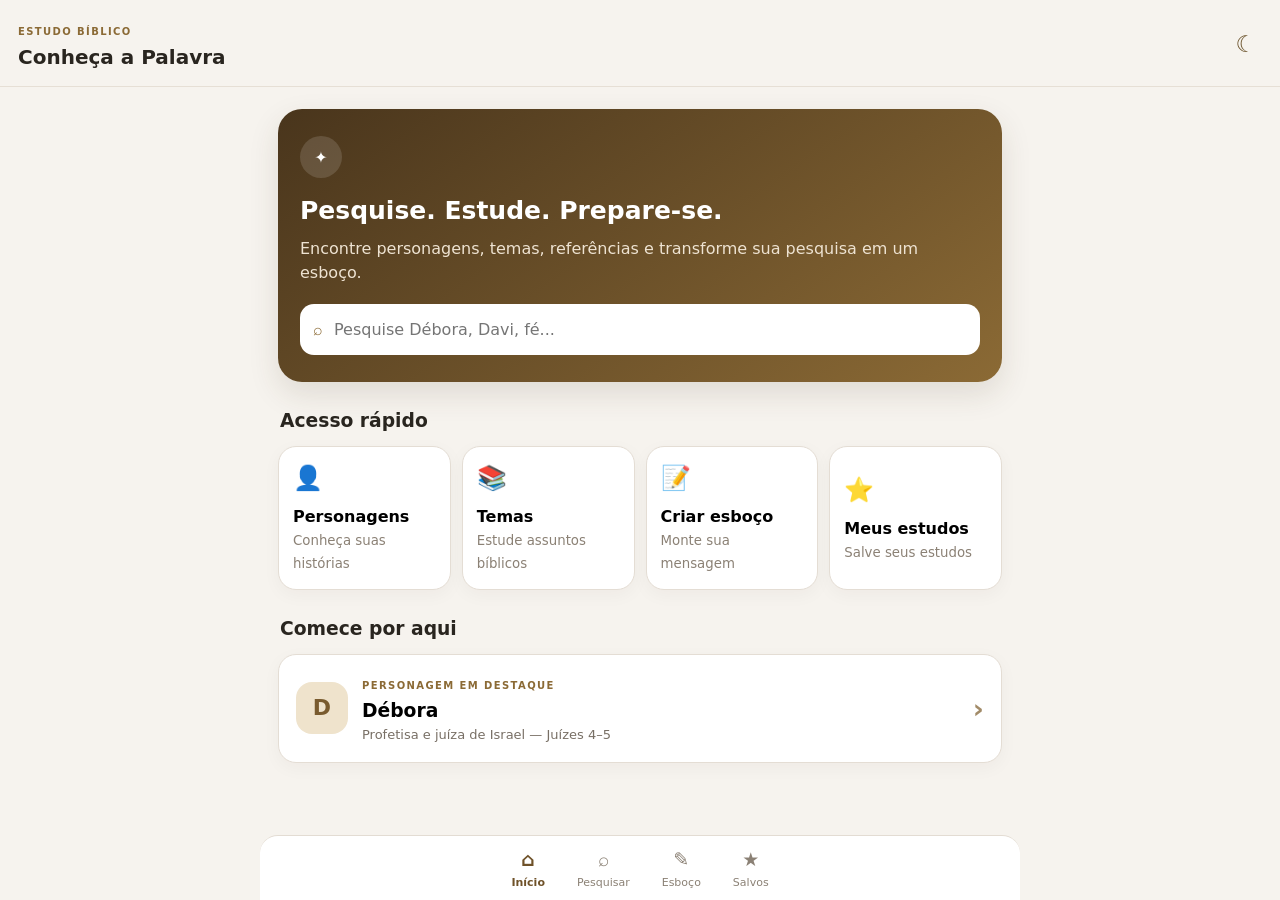
<file: index.html>
<!DOCTYPE html>
<html lang="pt-BR">
<head>
<meta charset="UTF-8">
<meta name="viewport" content="width=device-width, initial-scale=1.0">
<title>Estudo Bíblico</title>
<link rel="stylesheet" href="style.css">
</head>
<body>
<header class="topbar">
  <div>
    <span class="eyebrow">ESTUDO BÍBLICO</span>
    <h1>Conheça a Palavra</h1>
  </div>
  <button id="themeBtn" class="icon-btn" aria-label="Alternar tema">☾</button>
</header>

<main>
  <section id="home" class="screen active">
    <div class="hero">
      <div class="hero-icon">✦</div>
      <h2>Pesquise. Estude. Prepare-se.</h2>
      <p>Encontre personagens, temas, referências e transforme sua pesquisa em um esboço.</p>
      <div class="search-box">
        <span>⌕</span>
        <input id="mainSearch" placeholder="Pesquise Débora, Davi, fé..." autocomplete="off">
      </div>
    </div>

    <div class="section-title"><h3>Acesso rápido</h3></div>
    <div class="quick-grid">
      <button class="quick-card" data-nav="personagens"><span>👤</span><b>Personagens</b><small>Conheça suas histórias</small></button>
      <button class="quick-card" data-nav="temas"><span>📚</span><b>Temas</b><small>Estude assuntos bíblicos</small></button>
      <button class="quick-card" data-nav="esboco"><span>📝</span><b>Criar esboço</b><small>Monte sua mensagem</small></button>
      <button class="quick-card" data-nav="estudos"><span>⭐</span><b>Meus estudos</b><small>Salve seus estudos</small></button>
    </div>

    <div class="section-title"><h3>Comece por aqui</h3></div>
    <button class="featured" data-person="debora">
      <div class="person-avatar">D</div>
      <div><span class="tag">PERSONAGEM EM DESTAQUE</span><h3>Débora</h3><p>Profetisa e juíza de Israel — Juízes 4–5</p></div>
      <strong>›</strong>
    </button>
  </section>

  <section id="pesquisa" class="screen">
    <div class="page-head"><h2>Pesquisar</h2><p>Busque personagens e temas.</p></div>
    <div class="search-box"><span>⌕</span><input id="searchInput" placeholder="Digite sua busca..."></div>
    <div id="searchResults" class="results"></div>
  </section>

  <section id="personagens" class="screen">
    <div class="page-head"><h2>Personagens</h2><p>Explore pessoas e histórias da Bíblia.</p></div>
    <div id="characterGrid" class="character-grid"></div>
  </section>

  <section id="temas" class="screen">
    <div class="page-head"><h2>Temas bíblicos</h2><p>Encontre assuntos para aprofundar seu estudo.</p></div>
    <div id="themeGrid" class="theme-grid"></div>
  </section>

  <section id="esboco" class="screen">
    <div class="page-head"><h2>Criar esboço</h2><p>Monte uma estrutura para sua pregação ou estudo.</p></div>
    <form id="outlineForm" class="form-card">
      <label>Tema ou personagem<input id="outlineTopic" required placeholder="Ex.: Débora"></label>
      <label>Texto base<input id="outlineText" placeholder="Ex.: Juízes 4:4-10"></label>
      <div class="two">
        <label>Objetivo<select id="outlineGoal"><option>Pregação</option><option>Estudo bíblico</option><option>Devocional</option><option>Escola bíblica</option></select></label>
        <label>Tempo<select id="outlineTime"><option>15 minutos</option><option selected>30 minutos</option><option>45 minutos</option><option>60 minutos</option></select></label>
      </div>
      <label>Quantidade de pontos<select id="outlinePoints"><option>3 pontos</option><option selected>4 pontos</option><option>5 pontos</option></select></label>
      <button class="primary" type="submit">✨ Gerar esboço</button>
    </form>
    <div id="outlineOutput"></div>
  </section>

  <section id="estudos" class="screen">
    <div class="page-head"><h2>Meus estudos</h2><p>Seus esboços salvos neste aparelho.</p></div>
    <div id="savedStudies" class="saved-list"></div>
  </section>

  <section id="detail" class="screen">
    <button class="back" data-nav="pesquisa">‹ Voltar</button>
    <div id="detailContent"></div>
  </section>
</main>

<nav class="bottom-nav">
  <button data-nav="home" class="nav-active"><span>⌂</span>Início</button>
  <button data-nav="pesquisa"><span>⌕</span>Pesquisar</button>
  <button data-nav="esboco"><span>✎</span>Esboço</button>
  <button data-nav="estudos"><span>★</span>Salvos</button>
</nav>
<script src="app.js"></script>
</body>
</html>
</file>
<file: style.css>
*{box-sizing:border-box}body{margin:0;font-family:Inter,system-ui,-apple-system,Segoe UI,sans-serif;background:#f6f3ee;color:#29251f;line-height:1.45}button,input,select{font:inherit}.topbar{position:sticky;top:0;z-index:5;padding:18px 18px 14px;background:rgba(246,243,238,.94);backdrop-filter:blur(12px);display:flex;justify-content:space-between;align-items:center;border-bottom:1px solid #e6dfd5}.eyebrow,.tag{font-size:10px;letter-spacing:.14em;font-weight:800;color:#8b6a35}.topbar h1{font-size:20px;margin:2px 0 0}.icon-btn,.back{border:0;background:none;color:#6d552d;cursor:pointer}.icon-btn{font-size:23px}.screen{display:none;max-width:760px;margin:auto;padding:22px 18px 100px}.screen.active{display:block}.hero{background:linear-gradient(145deg,#49351c,#8b6a35);color:white;padding:27px 22px;border-radius:24px;box-shadow:0 12px 30px #4a361d20}.hero-icon{width:42px;height:42px;border-radius:50%;display:grid;place-items:center;background:#ffffff22;margin-bottom:15px}.hero h2{margin:0 0 8px;font-size:25px}.hero p{margin:0 0 20px;color:#eee3d2}.search-box{background:white;border:1px solid #e1d9ce;border-radius:14px;display:flex;align-items:center;padding:0 13px;gap:8px;color:#8b6a35}.hero .search-box{border:0}.search-box input{border:0;outline:0;width:100%;padding:14px 3px;background:transparent}.section-title{display:flex;justify-content:space-between;align-items:center;margin:25px 2px 12px}.section-title h3,.page-head h2{margin:0}.quick-grid{display:grid;grid-template-columns:1fr 1fr;gap:11px}.quick-card,.featured{border:1px solid #e4ddd4;background:white;border-radius:18px;padding:17px;text-align:left;cursor:pointer;box-shadow:0 5px 18px #3025150a}.quick-card span{display:block;font-size:24px;margin-bottom:9px}.quick-card b{display:block}.quick-card small{color:#8b8175}.featured{width:100%;display:flex;gap:14px;align-items:center}.person-avatar{width:52px;height:52px;flex:none;border-radius:16px;background:#efe3cc;color:#795b2e;display:grid;place-items:center;font-size:22px;font-weight:800}.featured h3{margin:2px 0}.featured p{margin:0;color:#786f65;font-size:13px}.featured strong{margin-left:auto;font-size:27px;color:#a28b68}.page-head{margin:4px 0 18px}.page-head p{margin:4px 0;color:#7c7368}.character-grid,.theme-grid{display:grid;gap:12px}.character-card,.theme-card{background:white;border:1px solid #e4ddd4;border-radius:18px;padding:16px;cursor:pointer}.character-card{display:flex;gap:13px;align-items:center}.character-card h3,.theme-card h3{margin:0 0 3px}.character-card p,.theme-card p{margin:0;color:#7d756c;font-size:13px}.results{margin-top:15px;display:grid;gap:10px}.result{background:white;border:1px solid #e4ddd4;padding:15px;border-radius:16px;cursor:pointer}.result b{display:block}.result span{font-size:13px;color:#7b7369}.form-card{background:white;border:1px solid #e4ddd4;border-radius:20px;padding:18px;display:grid;gap:14px}.form-card label{font-size:13px;font-weight:700}.form-card input,.form-card select{width:100%;margin-top:7px;border:1px solid #ded6cb;border-radius:11px;padding:12px;background:#fff}.two{display:grid;grid-template-columns:1fr 1fr;gap:10px}.primary{border:0;background:#6f5229;color:white;border-radius:12px;padding:13px;font-weight:800;cursor:pointer}.outline{margin-top:16px;background:white;border:1px solid #e4ddd4;border-radius:20px;padding:20px}.outline h2{margin-top:0}.outline h3{color:#6f5229}.outline .ref{font-size:12px;color:#8b6a35;font-weight:800}.save-row{display:flex;gap:8px}.secondary{border:1px solid #d9cfc1;background:#faf7f2;border-radius:10px;padding:10px 13px;cursor:pointer}.saved-item{background:white;border:1px solid #e4ddd4;border-radius:16px;padding:15px;margin-bottom:10px}.saved-item b{display:block}.empty{text-align:center;color:#83796e;padding:40px 10px}.back{padding:0 0 15px;font-weight:700}.detail-card{background:white;border:1px solid #e4ddd4;border-radius:22px;padding:20px}.detail-card h1{margin:5px 0}.fact-grid{display:grid;grid-template-columns:1fr 1fr;gap:10px;margin:15px 0}.fact{background:#f8f4ee;border-radius:13px;padding:12px}.fact small{display:block;color:#887d70;font-size:11px}.section{padding-top:8px;border-top:1px solid #eee7df;margin-top:20px}.section h3{color:#6f5229}.chips{display:flex;flex-wrap:wrap;gap:7px}.chip{background:#f0e7d8;border-radius:20px;padding:6px 10px;font-size:12px;color:#6f5229}.bottom-nav{position:fixed;bottom:0;left:0;right:0;z-index:10;background:#fff;border-top:1px solid #e3dcd3;display:flex;justify-content:center}.bottom-nav button{border:0;background:none;color:#8b8175;padding:10px 16px 9px;display:grid;gap:2px;place-items:center;font-size:11px;cursor:pointer}.bottom-nav button span{font-size:19px}.bottom-nav .nav-active{color:#6f5229;font-weight:800}@media(min-width:700px){.bottom-nav{max-width:760px;margin:auto;border-radius:18px 18px 0 0}.quick-grid{grid-template-columns:repeat(4,1fr)}.quick-card{padding:14px}.character-grid{grid-template-columns:1fr 1fr}}body.dark{background:#171512;color:#f4efe8}body.dark .topbar,body.dark .bottom-nav{background:#1e1b18;border-color:#332e28}body.dark .search-box,body.dark .quick-card,body.dark .featured,body.dark .character-card,body.dark .theme-card,body.dark .result,body.dark .form-card,body.dark .outline,body.dark .saved-item,body.dark .detail-card{background:#211e1a;border-color:#3a342c;color:#f4efe8}body.dark .search-box input,body.dark .form-card input,body.dark .form-card select{color:#f4efe8;background:#211e1a}body.dark .quick-card small,body.dark .featured p,body.dark .character-card p,body.dark .theme-card p,body.dark .result span,body.dark .page-head p{color:#aaa096}
</file>
